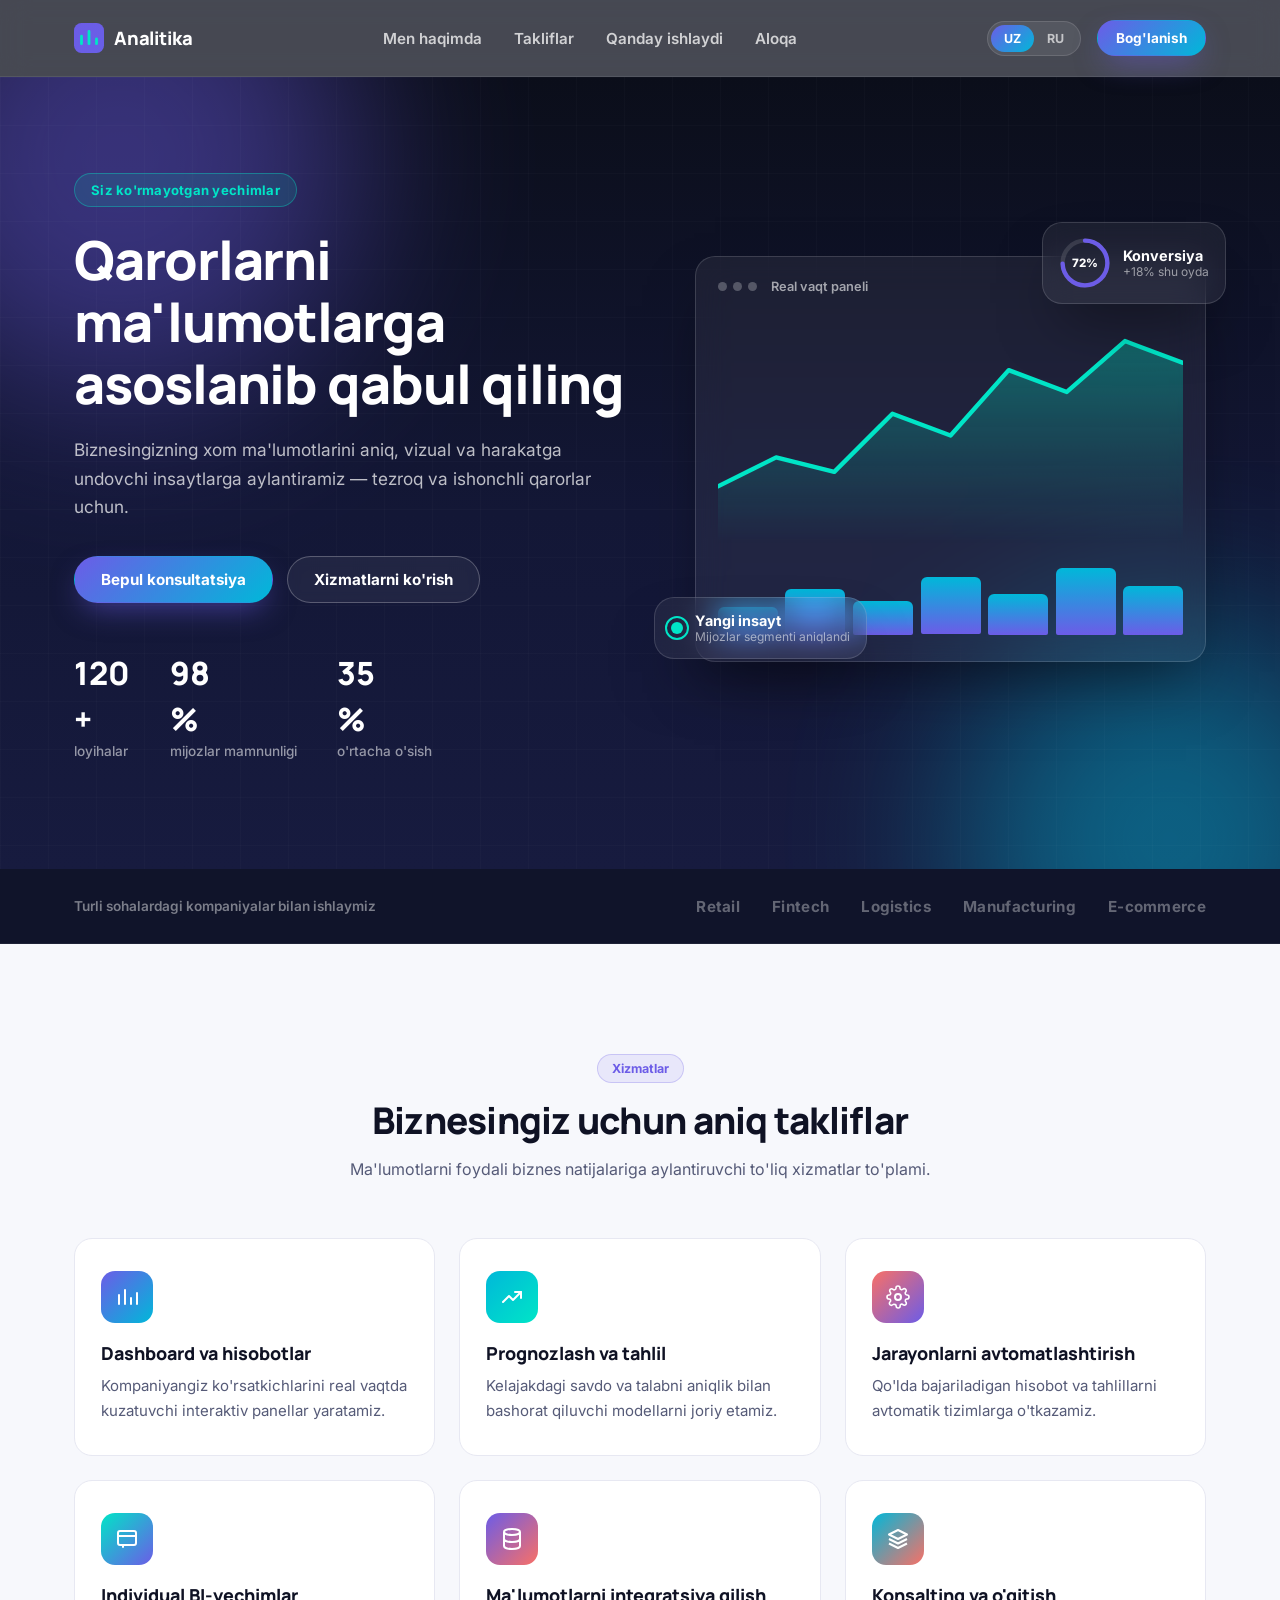
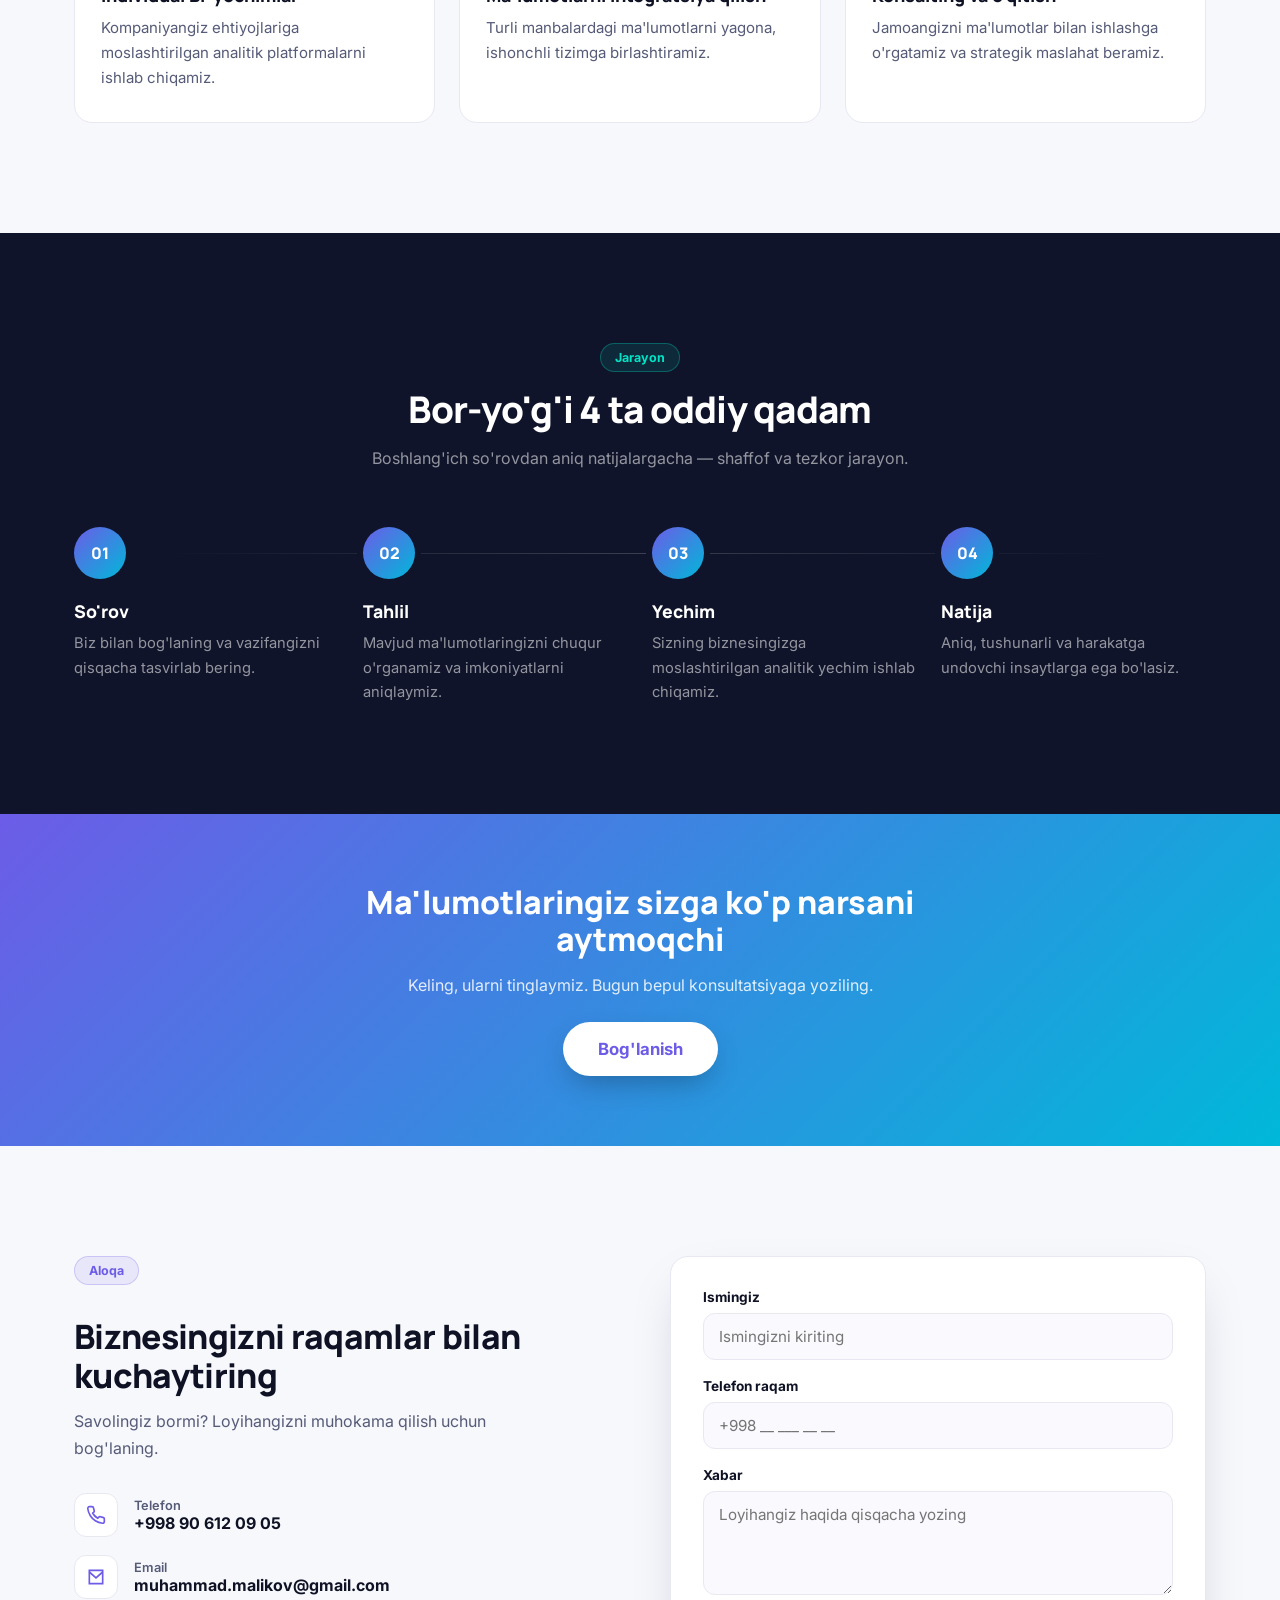
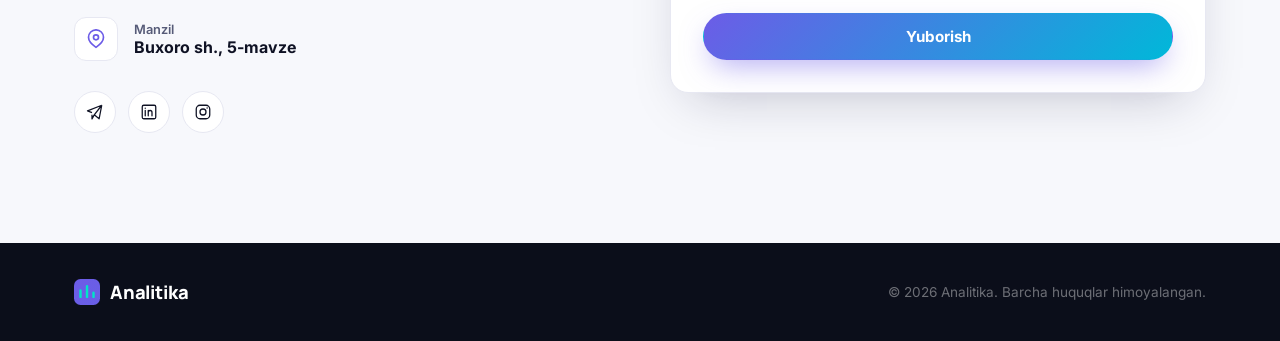
<file: index.html>
<!DOCTYPE html>
<html lang="uz">
<head>
<meta charset="UTF-8">
<meta name="viewport" content="width=device-width, initial-scale=1.0">
<title data-i18n="meta.title">Analitika biznes uchun</title>
<meta name="description" content="Ma'lumotlarga asoslangan qarorlar qabul qilish uchun biznes analitikasi" data-i18n-attr="content:meta.description">
<link rel="preconnect" href="https://fonts.googleapis.com">
<link rel="preconnect" href="https://fonts.gstatic.com" crossorigin>
<link href="https://fonts.googleapis.com/css2?family=Manrope:wght@400;500;600;700;800&family=Inter:wght@400;500;600&display=swap" rel="stylesheet">
<link rel="stylesheet" href="css/style.css?v=20260907">
<link rel="icon" href="data:image/svg+xml,%3Csvg xmlns='http://www.w3.org/2000/svg' viewBox='0 0 32 32'%3E%3Crect width='32' height='32' rx='7' fill='%236C5CE7'/%3E%3Cpath d='M8 22V14M16 22V9M24 22V17' stroke='%2300E5C7' stroke-width='3' stroke-linecap='round'/%3E%3C/svg%3E">
</head>
<body>

<a class="skip-link" href="#main" data-i18n="a11y.skip">Kontentga o'tish</a>

<header class="site-header" id="top">
  <div class="container header-inner">
    <a href="#top" class="brand">
      <span class="brand-mark" aria-hidden="true">
        <svg width="30" height="30" viewBox="0 0 32 32" fill="none"><rect width="32" height="32" rx="8" fill="url(#gLogo)"/><path d="M8 22V14M16 22V9M24 22V17" stroke="#00E5C7" stroke-width="3" stroke-linecap="round"/><defs><linearGradient id="gLogo" x1="0" y1="0" x2="32" y2="32"><stop stop-color="#6C5CE7"/><stop offset="1" stop-color="#00B8D9"/></linearGradient></defs></svg>
      </span>
      <span class="brand-name" data-i18n="brand.name">Analitika</span>
    </a>

    <nav class="main-nav" id="main-nav">
      <a href="about.html" data-i18n="nav.about">Men haqimda</a>
      <a href="#offers" data-i18n="nav.offers">Takliflar</a>
      <a href="#steps" data-i18n="nav.steps">Qanday ishlaydi</a>
      <a href="#contacts" data-i18n="nav.contacts">Aloqa</a>
    </nav>

    <div class="header-actions">
      <div class="lang-switch" role="group" aria-label="Til / Язык">
        <button type="button" class="lang-btn" data-lang="uz">UZ</button>
        <button type="button" class="lang-btn" data-lang="ru">RU</button>
      </div>
      <a href="#contacts" class="btn btn-primary btn-sm" data-i18n="nav.cta">Bog'lanish</a>
      <button class="nav-toggle" id="navToggle" aria-label="Menu" aria-expanded="false" aria-controls="main-nav">
        <span></span><span></span><span></span>
      </button>
    </div>
  </div>
</header>

<main id="main">
  <!-- HERO -->
  <section class="hero">
    <div class="hero-bg" aria-hidden="true">
      <div class="blob blob-1"></div>
      <div class="blob blob-2"></div>
      <svg class="grid-lines" width="100%" height="100%" aria-hidden="true">
        <defs>
          <pattern id="gridPattern" width="48" height="48" patternUnits="userSpaceOnUse">
            <path d="M 48 0 L 0 0 0 48" fill="none" stroke="rgba(255,255,255,0.06)" stroke-width="1"/>
          </pattern>
        </defs>
        <rect width="100%" height="100%" fill="url(#gridPattern)"/>
      </svg>
    </div>

    <div class="container hero-inner">
      <div class="hero-copy">
        <span class="eyebrow" data-i18n="hero.eyebrow">Siz ko'rmayotgan yechimlar</span>
        <h1 data-i18n="hero.title">Qarorlarni ma'lumotlarga asoslanib qabul qiling</h1>
        <p class="hero-sub" data-i18n="hero.subtitle">Biznesingizning xom ma'lumotlarini aniq, vizual va harakatga undovchi insaytlarga aylantiramiz — tezroq va ishonchli qarorlar uchun.</p>
        <div class="hero-cta">
          <a href="#contacts" class="btn btn-primary" data-i18n="hero.ctaPrimary">Bepul konsultatsiya</a>
          <a href="#offers" class="btn btn-ghost" data-i18n="hero.ctaSecondary">Xizmatlarni ko'rish</a>
        </div>
        <div class="hero-stats">
          <div class="stat">
            <span class="stat-num" data-count="120">0</span><span class="stat-suffix">+</span>
            <span class="stat-label" data-i18n="hero.stat1">loyihalar</span>
          </div>
          <div class="stat">
            <span class="stat-num" data-count="98">0</span><span class="stat-suffix">%</span>
            <span class="stat-label" data-i18n="hero.stat2">mijozlar mamnunligi</span>
          </div>
          <div class="stat">
            <span class="stat-num" data-count="35">0</span><span class="stat-suffix">%</span>
            <span class="stat-label" data-i18n="hero.stat3">o'rtacha o'sish</span>
          </div>
        </div>
      </div>

      <div class="hero-visual" aria-hidden="true">
        <div class="viz-card viz-main">
          <div class="viz-head">
            <span class="dot"></span><span class="dot"></span><span class="dot"></span>
            <span class="viz-title" data-i18n="hero.vizTitle">Real vaqt paneli</span>
          </div>
          <div class="viz-chart">
            <svg viewBox="0 0 320 160" class="line-chart">
              <polyline points="0,120 40,100 80,110 120,70 160,85 200,40 240,55 280,20 320,35" fill="none" stroke="#00E5C7" stroke-width="3" stroke-linecap="round" stroke-linejoin="round" class="chart-line"/>
              <polygon points="0,120 40,100 80,110 120,70 160,85 200,40 240,55 280,20 320,35 320,160 0,160" fill="url(#areaFill)" class="chart-area"/>
              <defs>
                <linearGradient id="areaFill" x1="0" y1="0" x2="0" y2="1">
                  <stop offset="0" stop-color="#00E5C7" stop-opacity="0.35"/>
                  <stop offset="1" stop-color="#00E5C7" stop-opacity="0"/>
                </linearGradient>
              </defs>
            </svg>
          </div>
          <div class="viz-bars">
            <span style="--h:40%"></span>
            <span style="--h:65%"></span>
            <span style="--h:48%"></span>
            <span style="--h:82%"></span>
            <span style="--h:58%"></span>
            <span style="--h:95%"></span>
            <span style="--h:70%"></span>
          </div>
        </div>

        <div class="viz-card viz-float viz-float-1">
          <div class="donut">
            <svg viewBox="0 0 36 36" class="donut-svg">
              <circle cx="18" cy="18" r="15.5" fill="none" stroke="rgba(255,255,255,0.12)" stroke-width="3"></circle>
              <circle cx="18" cy="18" r="15.5" fill="none" stroke="#6C5CE7" stroke-width="3" stroke-dasharray="72 100" stroke-linecap="round" class="donut-arc"></circle>
            </svg>
            <span class="donut-num">72%</span>
          </div>
          <div class="viz-float-text">
            <strong data-i18n="hero.card1Title">Konversiya</strong>
            <small data-i18n="hero.card1Sub">+18% shu oyda</small>
          </div>
        </div>

        <div class="viz-card viz-float viz-float-2">
          <span class="pulse-dot" aria-hidden="true"></span>
          <div class="viz-float-text">
            <strong data-i18n="hero.card2Title">Yangi insayt</strong>
            <small data-i18n="hero.card2Sub">Mijozlar segmenti aniqlandi</small>
          </div>
        </div>
      </div>
    </div>
  </section>

  <!-- LOGOS / TRUST STRIP -->
  <section class="trust-strip">
    <div class="container trust-inner">
      <p data-i18n="trust.text">Turli sohalardagi kompaniyalar bilan ishlaymiz</p>
      <div class="trust-icons" aria-hidden="true">
        <span>Retail</span><span>Fintech</span><span>Logistics</span><span>Manufacturing</span><span>E-commerce</span>
      </div>
    </div>
  </section>

  <!-- OFFERS -->
  <section class="offers" id="offers">
    <div class="container">
      <div class="section-head">
        <span class="section-tag" data-i18n="offers.tag">Xizmatlar</span>
        <h2 data-i18n="offers.title">Biznesingiz uchun aniq takliflar</h2>
        <p data-i18n="offers.subtitle">Ma'lumotlarni foydali biznes natijalariga aylantiruvchi to'liq xizmatlar to'plami.</p>
      </div>

      <div class="offers-grid">
        <article class="offer-card">
          <div class="offer-icon" style="--c1:#6C5CE7;--c2:#00B8D9">
            <svg viewBox="0 0 24 24" fill="none"><path d="M4 19V10M10 19V5M16 19V13M22 19V8" stroke="currentColor" stroke-width="2" stroke-linecap="round"/></svg>
          </div>
          <h3 data-i18n="offers.card1.title">Dashboard va hisobotlar</h3>
          <p data-i18n="offers.card1.text">Kompaniyangiz ko'rsatkichlarini real vaqtda kuzatuvchi interaktiv panellar yaratamiz.</p>
        </article>

        <article class="offer-card">
          <div class="offer-icon" style="--c1:#00B8D9;--c2:#00E5C7">
            <svg viewBox="0 0 24 24" fill="none"><path d="M3 17l6-6 4 4 8-8" stroke="currentColor" stroke-width="2" stroke-linecap="round" stroke-linejoin="round"/><path d="M15 7h6v6" stroke="currentColor" stroke-width="2" stroke-linecap="round" stroke-linejoin="round"/></svg>
          </div>
          <h3 data-i18n="offers.card2.title">Prognozlash va tahlil</h3>
          <p data-i18n="offers.card2.text">Kelajakdagi savdo va talabni aniqlik bilan bashorat qiluvchi modellarni joriy etamiz.</p>
        </article>

        <article class="offer-card">
          <div class="offer-icon" style="--c1:#F97066;--c2:#6C5CE7">
            <svg viewBox="0 0 24 24" fill="none"><circle cx="12" cy="12" r="3" stroke="currentColor" stroke-width="2"/><path d="M19.4 15a1.6 1.6 0 00.32 1.77l.06.06a2 2 0 11-2.83 2.83l-.06-.06a1.6 1.6 0 00-1.77-.32 1.6 1.6 0 00-.97 1.46V21a2 2 0 11-4 0v-.09A1.6 1.6 0 008.6 19.4a1.6 1.6 0 00-1.77.32l-.06.06a2 2 0 11-2.83-2.83l.06-.06A1.6 1.6 0 004.6 15a1.6 1.6 0 00-1.46-.97H3a2 2 0 110-4h.09A1.6 1.6 0 004.6 9a1.6 1.6 0 00-.32-1.77l-.06-.06a2 2 0 112.83-2.83l.06.06A1.6 1.6 0 009 4.6a1.6 1.6 0 00.97-1.46V3a2 2 0 114 0v.09A1.6 1.6 0 0015 4.6a1.6 1.6 0 001.77-.32l.06-.06a2 2 0 112.83 2.83l-.06.06A1.6 1.6 0 0019.4 9a1.6 1.6 0 001.46.97H21a2 2 0 110 4h-.09a1.6 1.6 0 00-1.46.97z" stroke="currentColor" stroke-width="1.6"/></svg>
          </div>
          <h3 data-i18n="offers.card3.title">Jarayonlarni avtomatlashtirish</h3>
          <p data-i18n="offers.card3.text">Qo'lda bajariladigan hisobot va tahlillarni avtomatik tizimlarga o'tkazamiz.</p>
        </article>

        <article class="offer-card">
          <div class="offer-icon" style="--c1:#00E5C7;--c2:#6C5CE7">
            <svg viewBox="0 0 24 24" fill="none"><rect x="3" y="4" width="18" height="14" rx="2" stroke="currentColor" stroke-width="2"/><path d="M3 9h18M8 4v0M8 20v-2" stroke="currentColor" stroke-width="2" stroke-linecap="round"/></svg>
          </div>
          <h3 data-i18n="offers.card4.title">Individual BI-yechimlar</h3>
          <p data-i18n="offers.card4.text">Kompaniyangiz ehtiyojlariga moslashtirilgan analitik platformalarni ishlab chiqamiz.</p>
        </article>

        <article class="offer-card">
          <div class="offer-icon" style="--c1:#6C5CE7;--c2:#F97066">
            <svg viewBox="0 0 24 24" fill="none"><ellipse cx="12" cy="5" rx="8" ry="3" stroke="currentColor" stroke-width="2"/><path d="M4 5v14c0 1.66 3.58 3 8 3s8-1.34 8-3V5M4 12c0 1.66 3.58 3 8 3s8-1.34 8-3" stroke="currentColor" stroke-width="2"/></svg>
          </div>
          <h3 data-i18n="offers.card5.title">Ma'lumotlarni integratsiya qilish</h3>
          <p data-i18n="offers.card5.text">Turli manbalardagi ma'lumotlarni yagona, ishonchli tizimga birlashtiramiz.</p>
        </article>

        <article class="offer-card">
          <div class="offer-icon" style="--c1:#00B8D9;--c2:#F97066">
            <svg viewBox="0 0 24 24" fill="none"><path d="M12 3l9 4.5-9 4.5-9-4.5L12 3z" stroke="currentColor" stroke-width="2" stroke-linejoin="round"/><path d="M3 12l9 4.5 9-4.5M3 16.5l9 4.5 9-4.5" stroke="currentColor" stroke-width="2" stroke-linejoin="round"/></svg>
          </div>
          <h3 data-i18n="offers.card6.title">Konsalting va o'qitish</h3>
          <p data-i18n="offers.card6.text">Jamoangizni ma'lumotlar bilan ishlashga o'rgatamiz va strategik maslahat beramiz.</p>
        </article>
      </div>
    </div>
  </section>

  <!-- STEPS -->
  <section class="steps" id="steps">
    <div class="container">
      <div class="section-head">
        <span class="section-tag" data-i18n="steps.tag">Jarayon</span>
        <h2 data-i18n="steps.title">Bor-yo'g'i 4 ta oddiy qadam</h2>
        <p data-i18n="steps.subtitle">Boshlang'ich so'rovdan aniq natijalargacha — shaffof va tezkor jarayon.</p>
      </div>

      <div class="steps-track">
        <div class="step-item">
          <div class="step-num">01</div>
          <h3 data-i18n="steps.s1.title">So'rov</h3>
          <p data-i18n="steps.s1.text">Biz bilan bog'laning va vazifangizni qisqacha tasvirlab bering.</p>
        </div>
        <div class="step-item">
          <div class="step-num">02</div>
          <h3 data-i18n="steps.s2.title">Tahlil</h3>
          <p data-i18n="steps.s2.text">Mavjud ma'lumotlaringizni chuqur o'rganamiz va imkoniyatlarni aniqlaymiz.</p>
        </div>
        <div class="step-item">
          <div class="step-num">03</div>
          <h3 data-i18n="steps.s3.title">Yechim</h3>
          <p data-i18n="steps.s3.text">Sizning biznesingizga moslashtirilgan analitik yechim ishlab chiqamiz.</p>
        </div>
        <div class="step-item">
          <div class="step-num">04</div>
          <h3 data-i18n="steps.s4.title">Natija</h3>
          <p data-i18n="steps.s4.text">Aniq, tushunarli va harakatga undovchi insaytlarga ega bo'lasiz.</p>
        </div>
      </div>
    </div>
  </section>

  <!-- CTA BANNER -->
  <section class="cta-banner">
    <div class="container cta-banner-inner">
      <h2 data-i18n="ctaBanner.title">Ma'lumotlaringiz sizga ko'p narsani aytmoqchi</h2>
      <p data-i18n="ctaBanner.text">Keling, ularni tinglaymiz. Bugun bepul konsultatsiyaga yoziling.</p>
      <a href="#contacts" class="btn btn-primary btn-lg" data-i18n="ctaBanner.cta">Bog'lanish</a>
    </div>
  </section>

  <!-- CONTACTS -->
  <section class="contacts" id="contacts">
    <div class="container contacts-inner">
      <div class="contacts-info">
        <span class="section-tag" data-i18n="contacts.tag">Aloqa</span>
        <h2 data-i18n="contacts.title">Biznesingizni raqamlar bilan kuchaytiring</h2>
        <p data-i18n="contacts.subtitle">Savolingiz bormi? Loyihangizni muhokama qilish uchun bog'laning.</p>

        <ul class="contact-list">
          <li>
            <span class="contact-icon" aria-hidden="true"><svg viewBox="0 0 24 24" fill="none"><path d="M22 16.92v3a2 2 0 01-2.18 2 19.8 19.8 0 01-8.63-3.07 19.5 19.5 0 01-6-6 19.8 19.8 0 01-3.07-8.67A2 2 0 014.11 2h3a2 2 0 012 1.72c.127.96.362 1.903.7 2.81a2 2 0 01-.45 2.11L8.09 9.91a16 16 0 006 6l1.27-1.27a2 2 0 012.11-.45c.907.338 1.85.573 2.81.7A2 2 0 0122 16.92z" stroke="currentColor" stroke-width="2"/></svg></span>
            <div><strong data-i18n="contacts.phoneLabel">Telefon</strong><a href="tel:+998901234567">+998 90 612 09 05</a></div>
          </li>
          <li>
            <span class="contact-icon" aria-hidden="true"><svg viewBox="0 0 24 24" fill="none"><path d="M4 4h16v16H4V4z" stroke="currentColor" stroke-width="2"/><path d="M4 6l8 7 8-7" stroke="currentColor" stroke-width="2"/></svg></span>
            <div><strong data-i18n="contacts.emailLabel">Email</strong><a href="mailto:info@analitika.uz">muhammad.malikov@gmail.com</a></div>
          </li>
          <li>
            <span class="contact-icon" aria-hidden="true"><svg viewBox="0 0 24 24" fill="none"><path d="M21 10c0 6-9 12-9 12s-9-6-9-12a9 9 0 1118 0z" stroke="currentColor" stroke-width="2"/><circle cx="12" cy="10" r="3" stroke="currentColor" stroke-width="2"/></svg></span>
            <div><strong data-i18n="contacts.addressLabel">Manzil</strong><span data-i18n="contacts.addressValue">Buxoro sh., 5-mkr.</span></div>
          </li>
        </ul>

        <div class="social-row">
          <a href="https://t.me/mmalikovuz" aria-label="Telegram" class="social-btn" target="_blank">
            <svg viewBox="0 0 24 24" fill="none"><path d="M21 3L2 10.5l6 2.3M21 3l-3.5 18L11 15.8M21 3L11 15.8m0 0l-3 5.4v-5.4" stroke="currentColor" stroke-width="1.7" stroke-linejoin="round"/></svg>
          </a>
          <a href="https://www.linkedin.com/in/muhammad-malikov-602100365/" aria-label="LinkedIn" class="social-btn" target="_blank">
            <svg viewBox="0 0 24 24" fill="none"><rect x="3" y="3" width="18" height="18" rx="2" stroke="currentColor" stroke-width="1.7"/><path d="M7 10v7M7 7v.01M11 17v-4.5c0-1.5 1-2.5 2.5-2.5S16 11 16 12.5V17M11 10v7" stroke="currentColor" stroke-width="1.7" stroke-linecap="round"/></svg>
          </a>
          <a href="https://www.instagram.com/malikovuz/" aria-label="Instagram" class="social-btn" target="_blank">
            <svg viewBox="0 0 24 24" fill="none"><rect x="3" y="3" width="18" height="18" rx="5" stroke="currentColor" stroke-width="1.7"/><circle cx="12" cy="12" r="4" stroke="currentColor" stroke-width="1.7"/><circle cx="17.5" cy="6.5" r="1" fill="currentColor"/></svg>
          </a>
        </div>
      </div>

      <form class="contact-form" id="contactForm" novalidate data-endpoint="https://malikov-contact-form.muhammad-malikov.workers.dev">
        <div class="form-row">
          <label for="name" data-i18n="form.nameLabel">Ismingiz</label>
          <input type="text" id="name" name="name" required data-i18n-attr="placeholder:form.namePlaceholder" placeholder="Ismingizni kiriting">
        </div>
        <div class="form-row">
          <label for="phone" data-i18n="form.phoneLabel">Telefon raqam</label>
          <input type="tel" id="phone" name="phone" required data-i18n-attr="placeholder:form.phonePlaceholder" placeholder="+998 __ ___ __ __">
        </div>
        <div class="form-row">
          <label for="message" data-i18n="form.messageLabel">Xabar</label>
          <textarea id="message" name="message" rows="4" data-i18n-attr="placeholder:form.messagePlaceholder" placeholder="Loyihangiz haqida qisqacha yozing"></textarea>
        </div>
        <button type="submit" class="btn btn-primary btn-block" id="formSubmit" data-i18n="form.submit">Yuborish</button>
        <p class="form-success" id="formSuccess" data-i18n="form.success">Rahmat! Tez orada siz bilan bog'lanamiz.</p>
        <p class="form-error" id="formError" data-i18n="form.error">Xatolik yuz berdi. Iltimos, keyinroq qayta urinib ko'ring yoki bevosita bog'laning.</p>
      </form>
    </div>
  </section>
</main>

<footer class="site-footer">
  <div class="container footer-inner">
    <a href="#top" class="brand brand-footer">
      <span class="brand-mark" aria-hidden="true">
        <svg width="26" height="26" viewBox="0 0 32 32" fill="none"><rect width="32" height="32" rx="8" fill="url(#gLogo2)"/><path d="M8 22V14M16 22V9M24 22V17" stroke="#00E5C7" stroke-width="3" stroke-linecap="round"/><defs><linearGradient id="gLogo2" x1="0" y1="0" x2="32" y2="32"><stop stop-color="#6C5CE7"/><stop offset="1" stop-color="#00B8D9"/></linearGradient></defs></svg>
      </span>
      <span class="brand-name" data-i18n="brand.name">Analitika</span>
    </a>
    <p class="footer-copy" data-i18n="footer.copy">&copy; 2026 Analitika. Barcha huquqlar himoyalangan.</p>
  </div>
</footer>

<script src="js/script.js?v=20260907"></script>
</body>
</html>
</file>
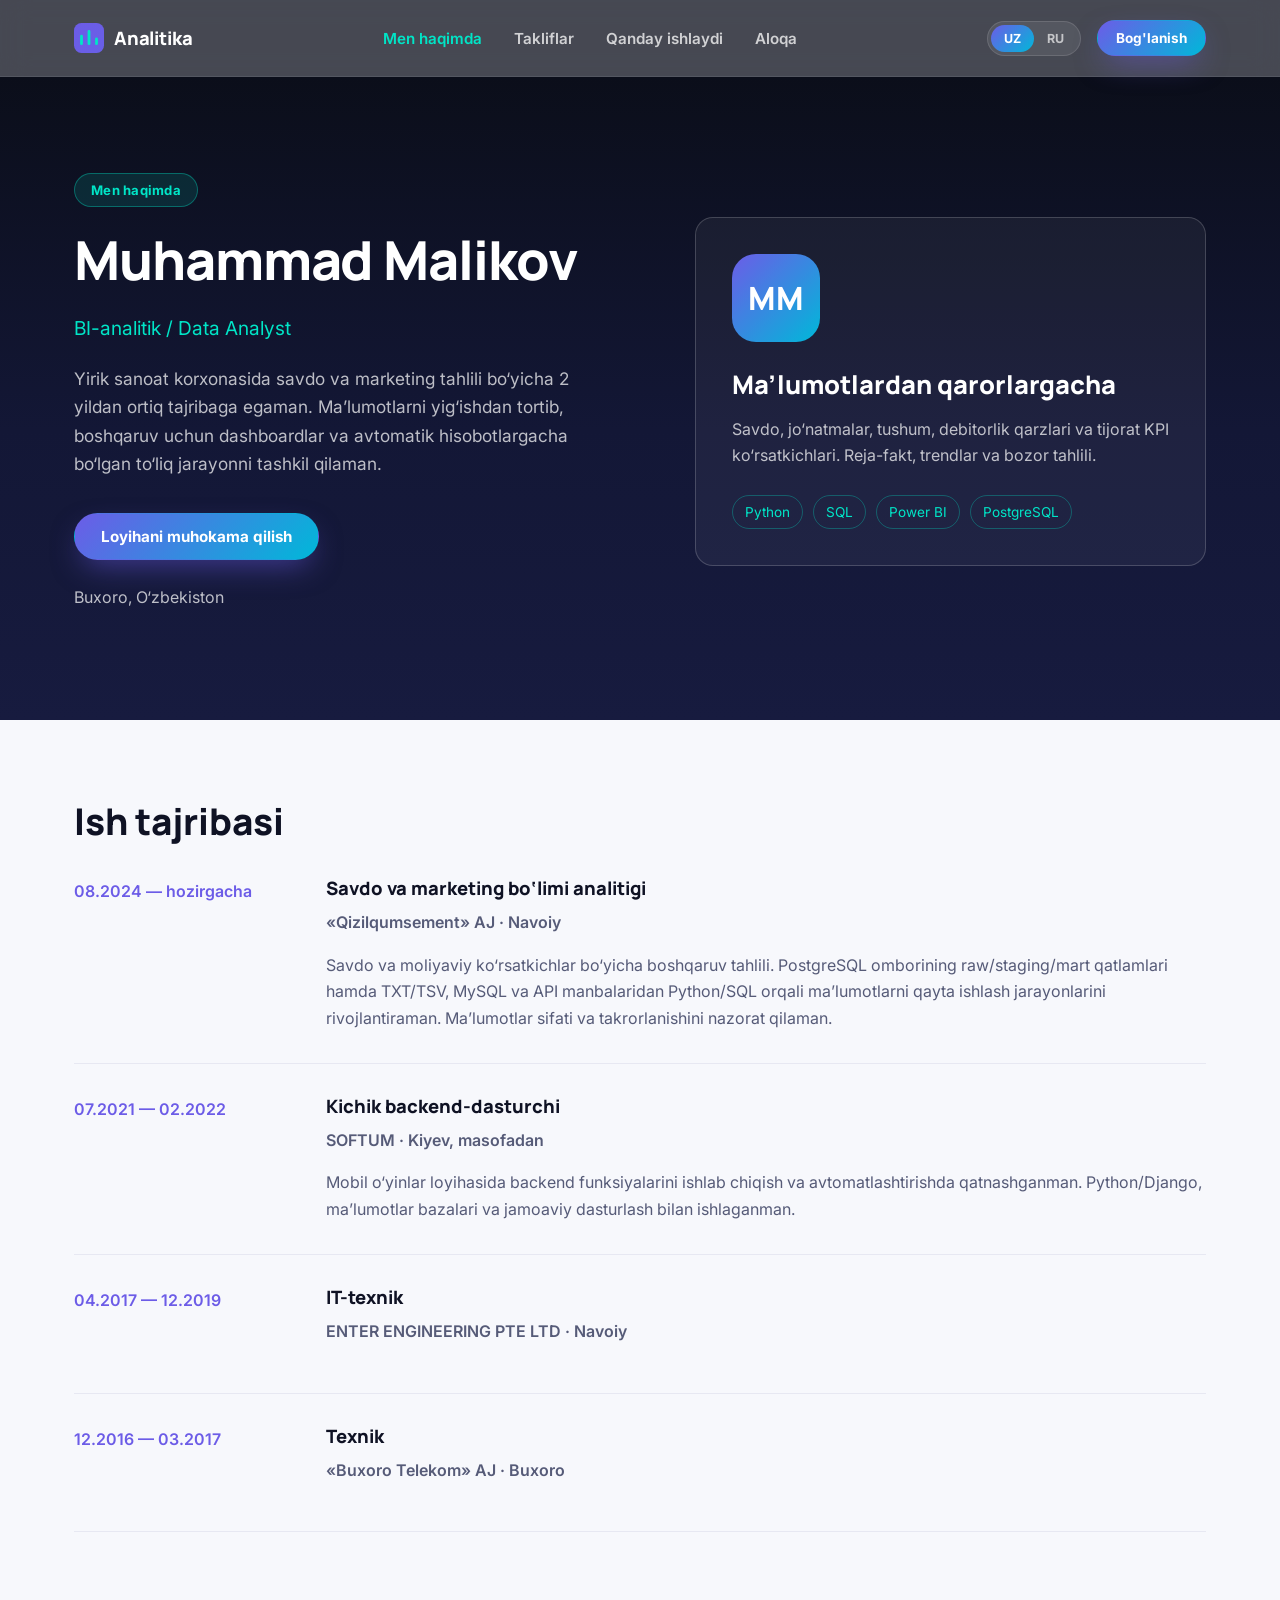
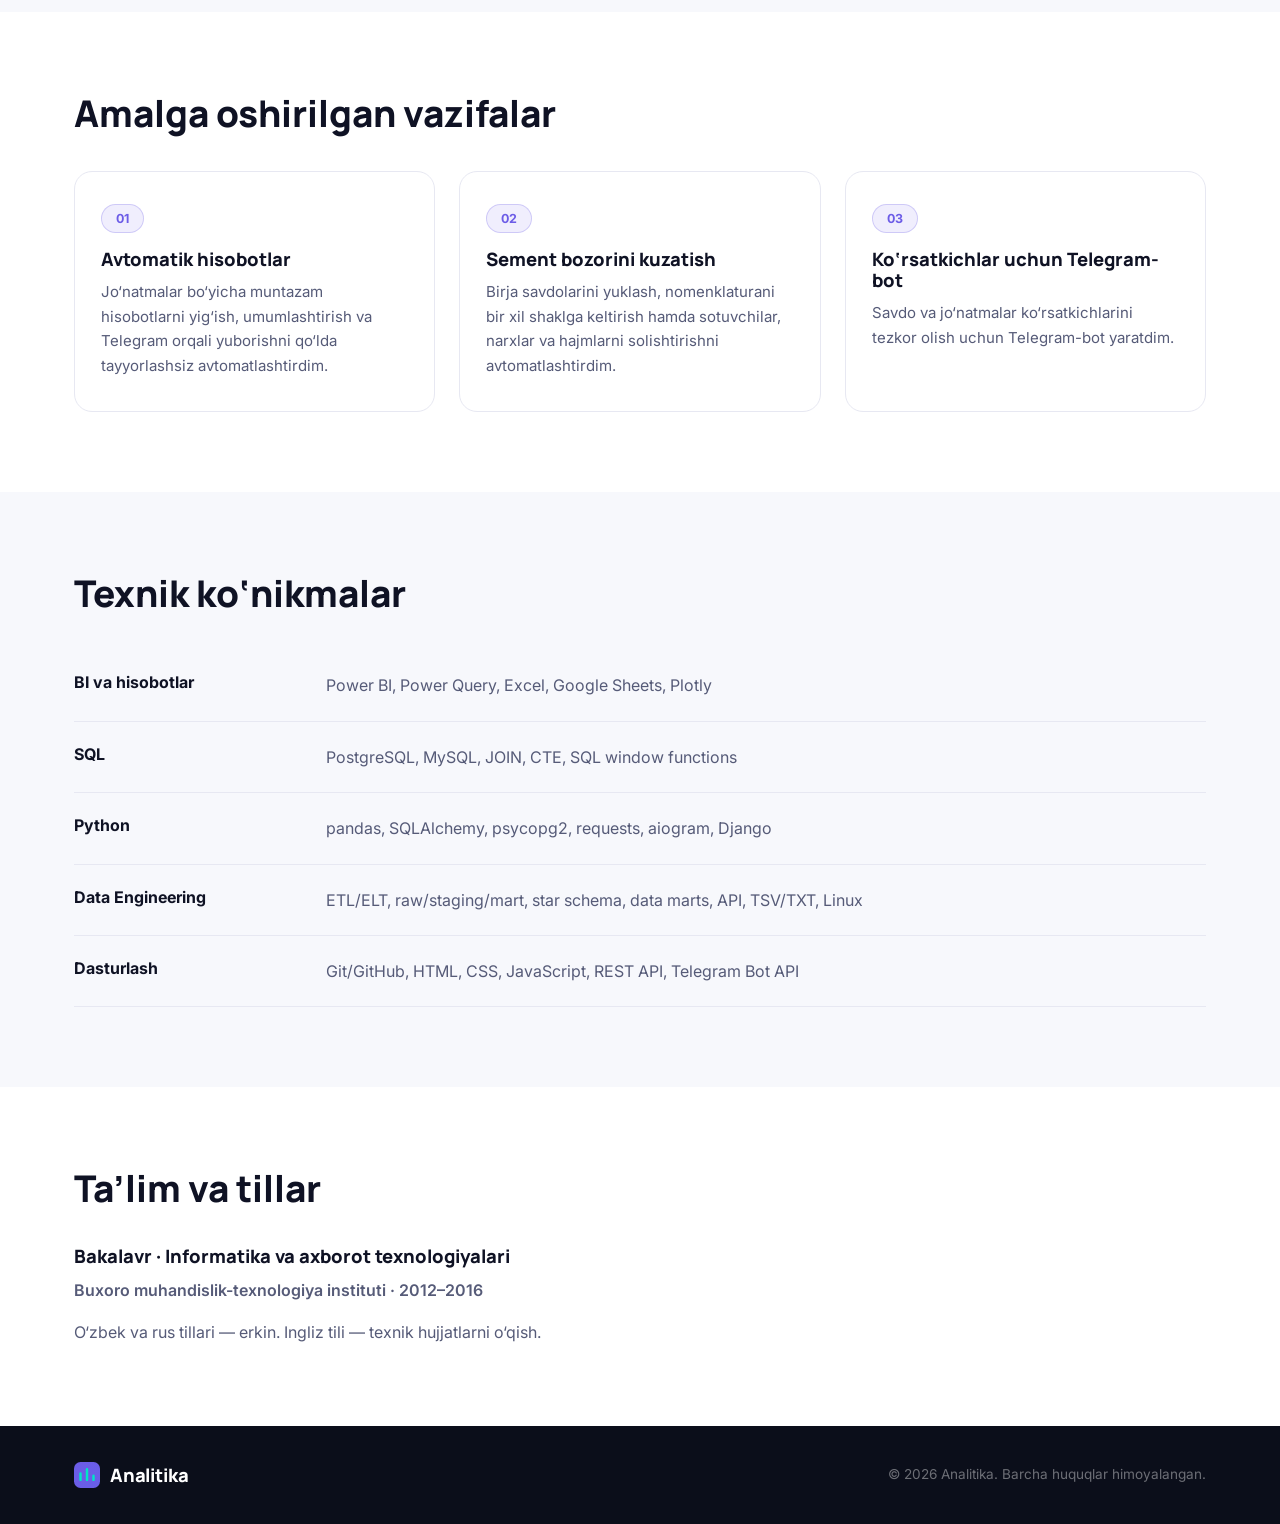
<file: about.html>
<!DOCTYPE html>
<html lang="uz">
<head>
<meta charset="UTF-8">
<meta name="viewport" content="width=device-width, initial-scale=1.0">
<title data-i18n="about.metaTitle">Muhammad Malikov — men haqimda | Analitika</title>
<meta name="description" content="Muhammad Malikov: BI va ma’lumotlar tahlili, Python, SQL, Power BI. Ish tajribasi, loyihalar va ko‘nikmalar." data-i18n-attr="content:about.metaDescription">
<link rel="preconnect" href="https://fonts.googleapis.com">
<link rel="preconnect" href="https://fonts.gstatic.com" crossorigin>
<link href="https://fonts.googleapis.com/css2?family=Manrope:wght@400;500;600;700;800&family=Inter:wght@400;500;600&display=swap" rel="stylesheet">
<link rel="stylesheet" href="css/style.css?v=20260907">
<link rel="icon" href="data:image/svg+xml,%3Csvg xmlns='http://www.w3.org/2000/svg' viewBox='0 0 32 32'%3E%3Crect width='32' height='32' rx='7' fill='%236C5CE7'/%3E%3Cpath d='M8 22V14M16 22V9M24 22V17' stroke='%2300E5C7' stroke-width='3' stroke-linecap='round'/%3E%3C/svg%3E">
</head>
<body>

<a class="skip-link" href="#main" data-i18n="a11y.skip">Kontentga o'tish</a>

<header class="site-header" id="top">
  <div class="container header-inner">
    <a href="index.html" class="brand">
      <span class="brand-mark" aria-hidden="true">
        <svg width="30" height="30" viewBox="0 0 32 32" fill="none"><rect width="32" height="32" rx="8" fill="url(#gLogo)"/><path d="M8 22V14M16 22V9M24 22V17" stroke="#00E5C7" stroke-width="3" stroke-linecap="round"/><defs><linearGradient id="gLogo" x1="0" y1="0" x2="32" y2="32"><stop stop-color="#6C5CE7"/><stop offset="1" stop-color="#00B8D9"/></linearGradient></defs></svg>
      </span>
      <span class="brand-name" data-i18n="brand.name">Analitika</span>
    </a>

    <nav class="main-nav" id="main-nav">
      <a href="about.html" aria-current="page" data-i18n="nav.about">Men haqimda</a>
      <a href="index.html#offers" data-i18n="nav.offers">Takliflar</a>
      <a href="index.html#steps" data-i18n="nav.steps">Qanday ishlaydi</a>
      <a href="index.html#contacts" data-i18n="nav.contacts">Aloqa</a>
    </nav>

    <div class="header-actions">
      <div class="lang-switch" role="group" aria-label="Til / Язык">
        <button type="button" class="lang-btn" data-lang="uz">UZ</button>
        <button type="button" class="lang-btn" data-lang="ru">RU</button>
      </div>
      <a href="index.html#contacts" class="btn btn-primary btn-sm" data-i18n="nav.cta">Bog'lanish</a>
      <button class="nav-toggle" id="navToggle" aria-label="Menu" aria-expanded="false" aria-controls="main-nav">
        <span></span><span></span><span></span>
      </button>
    </div>
  </div>
</header>

<main id="main" class="about-page">
  <section class="hero about-hero">
    <div class="container hero-inner">
      <div class="hero-copy">
        <span class="eyebrow" data-i18n="nav.about">Men haqimda</span>
        <h1 data-i18n="about.name">Muhammad Malikov</h1>
        <p class="about-role" data-i18n="about.role">BI-analitik / Data Analyst</p>
        <p class="hero-sub" data-i18n="about.intro">Yirik sanoat korxonasida savdo va marketing tahlili bo‘yicha 2 yildan ortiq tajribaga egaman. Ma’lumotlarni yig‘ishdan tortib, boshqaruv uchun dashboardlar va avtomatik hisobotlargacha bo‘lgan to‘liq jarayonni tashkil qilaman.</p>
        <div class="hero-cta"><a href="index.html#contacts" class="btn btn-primary" data-i18n="about.contact">Loyihani muhokama qilish</a></div>
        <p class="about-location" data-i18n="about.location">Buxoro, O‘zbekiston</p>
      </div>
      <aside class="about-summary">
        <span class="about-monogram" aria-hidden="true">MM</span>
        <h2 data-i18n="about.focus">Ma’lumotlardan qarorlargacha</h2>
        <p data-i18n="about.focusText">Savdo, jo‘natmalar, tushum, debitorlik qarzlari va tijorat KPI ko‘rsatkichlari. Reja-fakt, trendlar va bozor tahlili.</p>
        <ul class="about-tags"><li>Python</li><li>SQL</li><li>Power BI</li><li>PostgreSQL</li></ul>
      </aside>
    </div>
  </section>
  <section class="about-section">
    <div class="container">
      <h2 data-i18n="about.experience">Ish tajribasi</h2>
      <div class="about-timeline">
        <article class="about-job">
          <p class="about-date" data-i18n="about.current">08.2024 — hozirgacha</p>
          <div><h3 data-i18n="about.job1">Savdo va marketing bo‘limi analitigi</h3><p class="about-company" data-i18n="about.company1">«Qizilqumsement» AJ · Navoiy</p><p data-i18n="about.job1Text">Savdo va moliyaviy ko‘rsatkichlar bo‘yicha boshqaruv tahlili. PostgreSQL omborining raw/staging/mart qatlamlari hamda TXT/TSV, MySQL va API manbalaridan Python/SQL orqali ma’lumotlarni qayta ishlash jarayonlarini rivojlantiraman. Ma’lumotlar sifati va takrorlanishini nazorat qilaman.</p></div>
        </article>
        <article class="about-job">
          <p class="about-date">07.2021 — 02.2022</p>
          <div><h3 data-i18n="about.job2">Kichik backend-dasturchi</h3><p class="about-company" data-i18n="about.company2">SOFTUM · Kiyev, masofadan</p><p data-i18n="about.job2Text">Mobil o‘yinlar loyihasida backend funksiyalarini ishlab chiqish va avtomatlashtirishda qatnashganman. Python/Django, ma’lumotlar bazalari va jamoaviy dasturlash bilan ishlaganman.</p></div>
        </article>
        <article class="about-job">
          <p class="about-date">04.2017 — 12.2019</p>
          <div><h3 data-i18n="about.job3">IT-texnik</h3><p class="about-company" data-i18n="about.company3">ENTER ENGINEERING PTE LTD · Navoiy</p></div>
        </article>
        <article class="about-job">
          <p class="about-date">12.2016 — 03.2017</p>
          <div><h3 data-i18n="about.job4">Texnik</h3><p class="about-company" data-i18n="about.company4">«Buxoro Telekom» AJ · Buxoro</p></div>
        </article>
      </div>
    </div>
  </section>
  <section class="about-section about-tinted">
    <div class="container">
      <h2 data-i18n="about.projects">Amalga oshirilgan vazifalar</h2>
      <div class="offers-grid">
        <article class="offer-card"><span class="section-tag" aria-hidden="true">01</span><h3 data-i18n="about.project1">Avtomatik hisobotlar</h3><p data-i18n="about.project1Text">Jo‘natmalar bo‘yicha muntazam hisobotlarni yig‘ish, umumlashtirish va Telegram orqali yuborishni qo‘lda tayyorlashsiz avtomatlashtirdim.</p></article>
        <article class="offer-card"><span class="section-tag" aria-hidden="true">02</span><h3 data-i18n="about.project2">Sement bozorini kuzatish</h3><p data-i18n="about.project2Text">Birja savdolarini yuklash, nomenklaturani bir xil shaklga keltirish hamda sotuvchilar, narxlar va hajmlarni solishtirishni avtomatlashtirdim.</p></article>
        <article class="offer-card"><span class="section-tag" aria-hidden="true">03</span><h3 data-i18n="about.project3">Ko‘rsatkichlar uchun Telegram-bot</h3><p data-i18n="about.project3Text">Savdo va jo‘natmalar ko‘rsatkichlarini tezkor olish uchun Telegram-bot yaratdim.</p></article>
      </div>
    </div>
  </section>
  <section class="about-section">
    <div class="container">
      <h2 data-i18n="about.skills">Texnik ko‘nikmalar</h2>
      <dl class="about-skills">
        <div><dt data-i18n="about.bi">BI va hisobotlar</dt><dd>Power BI, Power Query, Excel, Google Sheets, Plotly</dd></div>
        <div><dt>SQL</dt><dd>PostgreSQL, MySQL, JOIN, CTE, SQL window functions</dd></div>
        <div><dt>Python</dt><dd>pandas, SQLAlchemy, psycopg2, requests, aiogram, Django</dd></div>
        <div><dt>Data Engineering</dt><dd>ETL/ELT, raw/staging/mart, star schema, data marts, API, TSV/TXT, Linux</dd></div>
        <div><dt data-i18n="about.dev">Dasturlash</dt><dd>Git/GitHub, HTML, CSS, JavaScript, REST API, Telegram Bot API</dd></div>
      </dl>
    </div>
  </section>
  <section class="about-section about-tinted">
    <div class="container">
      <h2 data-i18n="about.education">Ta’lim va tillar</h2>
      <h3 data-i18n="about.degree">Bakalavr · Informatika va axborot texnologiyalari</h3>
      <p class="about-company" data-i18n="about.school">Buxoro muhandislik-texnologiya instituti · 2012–2016</p>
      <p data-i18n="about.languages">O‘zbek va rus tillari — erkin. Ingliz tili — texnik hujjatlarni o‘qish.</p>
    </div>
  </section>
</main>

<footer class="site-footer">
  <div class="container footer-inner">
    <a href="index.html" class="brand brand-footer">
      <span class="brand-mark" aria-hidden="true">
        <svg width="26" height="26" viewBox="0 0 32 32" fill="none"><rect width="32" height="32" rx="8" fill="url(#gLogo2)"/><path d="M8 22V14M16 22V9M24 22V17" stroke="#00E5C7" stroke-width="3" stroke-linecap="round"/><defs><linearGradient id="gLogo2" x1="0" y1="0" x2="32" y2="32"><stop stop-color="#6C5CE7"/><stop offset="1" stop-color="#00B8D9"/></linearGradient></defs></svg>
      </span>
      <span class="brand-name" data-i18n="brand.name">Analitika</span>
    </a>
    <p class="footer-copy" data-i18n="footer.copy">&copy; 2026 Analitika. Barcha huquqlar himoyalangan.</p>
  </div>
</footer>

<script src="js/script.js?v=20260907"></script>
</body>
</html>
</file>
<file: css/style.css>
:root {
  --bg: #0b0e1a;
  --bg-alt: #f7f8fc;
  --ink: #0f1224;
  --ink-soft: #565b78;
  --white: #ffffff;
  --violet: #6c5ce7;
  --cyan: #00b8d9;
  --mint: #00e5c7;
  --coral: #f97066;
  --card: #ffffff;
  --border: #e7e8f2;
  --shadow: 0 20px 50px -20px rgba(20, 20, 60, 0.25);
  --radius: 18px;
  --grad-brand: linear-gradient(135deg, var(--violet), var(--cyan));
  --container: 1180px;
  font-size: 16px;
}

* { box-sizing: border-box; }
html { scroll-behavior: smooth; }
body {
  margin: 0;
  font-family: 'Inter', -apple-system, BlinkMacSystemFont, 'Segoe UI', sans-serif;
  color: var(--ink);
  background: var(--bg-alt);
  -webkit-font-smoothing: antialiased;
}
h1, h2, h3, .brand-name { font-family: 'Manrope', 'Inter', sans-serif; }
h1, h2, h3 { margin: 0; line-height: 1.15; font-weight: 800; }
p { margin: 0; color: var(--ink-soft); line-height: 1.65; }
a { color: inherit; text-decoration: none; }
img, svg { display: block; max-width: 100%; }
button { font-family: inherit; cursor: pointer; }

.container {
  max-width: var(--container);
  margin: 0 auto;
  padding: 0 24px;
}

.skip-link {
  position: absolute;
  left: -999px;
  top: 0;
  background: var(--violet);
  color: #fff;
  padding: 10px 16px;
  border-radius: 0 0 8px 0;
  z-index: 999;
}
.skip-link:focus { left: 0; }

/* Buttons */
.btn {
  display: inline-flex;
  align-items: center;
  justify-content: center;
  gap: 8px;
  padding: 13px 26px;
  border-radius: 999px;
  font-weight: 700;
  font-size: 0.95rem;
  border: 1px solid transparent;
  transition: transform 0.2s ease, box-shadow 0.2s ease, background 0.2s ease;
  white-space: nowrap;
}
.btn-primary {
  background: var(--grad-brand);
  color: #fff;
  box-shadow: 0 12px 30px -8px rgba(108, 92, 231, 0.55);
}
.btn-primary:hover { transform: translateY(-2px); box-shadow: 0 16px 34px -6px rgba(108, 92, 231, 0.65); }
.btn-ghost {
  background: rgba(255, 255, 255, 0.06);
  color: #fff;
  border-color: rgba(255, 255, 255, 0.25);
  backdrop-filter: blur(6px);
}
.btn-ghost:hover { background: rgba(255, 255, 255, 0.14); transform: translateY(-2px); }
.btn-lg { padding: 16px 34px; font-size: 1.05rem; }
.btn-sm { padding: 9px 18px; font-size: 0.85rem; }
.btn-block { width: 100%; }

/* ===== Header ===== */
.site-header {
  position: sticky;
  top: 0;
  z-index: 100;
  background: rgba(11, 14, 26, 0.75);
  backdrop-filter: blur(14px);
  border-bottom: 1px solid rgba(255, 255, 255, 0.08);
}
.header-inner {
  display: flex;
  align-items: center;
  justify-content: space-between;
  gap: 24px;
  height: 76px;
}
.brand {
  display: flex;
  align-items: center;
  gap: 10px;
  flex-shrink: 0;
}
.brand-name {
  color: #fff;
  font-weight: 800;
  font-size: 1.15rem;
  letter-spacing: -0.01em;
}
.main-nav {
  display: flex;
  gap: 32px;
  flex: 1;
  justify-content: center;
}
.main-nav a {
  color: rgba(255, 255, 255, 0.75);
  font-weight: 600;
  font-size: 0.95rem;
  transition: color 0.2s ease;
  position: relative;
}
.main-nav a:hover { color: #fff; }

.header-actions {
  display: flex;
  align-items: center;
  gap: 16px;
}
.lang-switch {
  display: flex;
  background: rgba(255, 255, 255, 0.08);
  border: 1px solid rgba(255, 255, 255, 0.12);
  border-radius: 999px;
  padding: 3px;
}
.lang-btn {
  border: none;
  background: transparent;
  color: rgba(255, 255, 255, 0.65);
  font-weight: 700;
  font-size: 0.78rem;
  padding: 6px 13px;
  border-radius: 999px;
  transition: background 0.2s ease, color 0.2s ease;
}
.lang-btn.active {
  background: var(--grad-brand);
  color: #fff;
}

.nav-toggle {
  display: none;
  flex-direction: column;
  justify-content: center;
  gap: 5px;
  width: 40px;
  height: 40px;
  background: transparent;
  border: 1px solid rgba(255, 255, 255, 0.2);
  border-radius: 10px;
}
.nav-toggle span {
  display: block;
  width: 18px;
  height: 2px;
  margin: 0 auto;
  background: #fff;
  transition: transform 0.25s ease, opacity 0.25s ease;
}
.nav-toggle.open span:nth-child(1) { transform: translateY(7px) rotate(45deg); }
.nav-toggle.open span:nth-child(2) { opacity: 0; }
.nav-toggle.open span:nth-child(3) { transform: translateY(-7px) rotate(-45deg); }

/* ===== Hero ===== */
.hero {
  position: relative;
  background: linear-gradient(180deg, #0b0e1a 0%, #131736 55%, #171b3f 100%);
  overflow: hidden;
  padding: 96px 0 110px;
}
.hero-bg { position: absolute; inset: 0; z-index: 0; }
.grid-lines { position: absolute; inset: 0; opacity: 0.6; }
.blob {
  position: absolute;
  border-radius: 50%;
  filter: blur(90px);
  opacity: 0.45;
}
.blob-1 {
  width: 480px; height: 480px;
  background: var(--violet);
  top: -160px; left: -120px;
  animation: float1 14s ease-in-out infinite;
}
.blob-2 {
  width: 420px; height: 420px;
  background: var(--cyan);
  bottom: -180px; right: -100px;
  animation: float2 16s ease-in-out infinite;
}
@keyframes float1 {
  0%, 100% { transform: translate(0, 0); }
  50% { transform: translate(40px, 30px); }
}
@keyframes float2 {
  0%, 100% { transform: translate(0, 0); }
  50% { transform: translate(-30px, -40px); }
}

.hero-inner {
  position: relative;
  z-index: 1;
  display: grid;
  grid-template-columns: 1.05fr 0.95fr;
  gap: 56px;
  align-items: center;
}

.eyebrow {
  display: inline-block;
  padding: 8px 16px;
  border-radius: 999px;
  background: rgba(0, 229, 199, 0.12);
  border: 1px solid rgba(0, 229, 199, 0.35);
  color: var(--mint);
  font-weight: 700;
  font-size: 0.82rem;
  letter-spacing: 0.02em;
  margin-bottom: 22px;
}
.hero-copy h1 {
  color: #fff;
  font-size: clamp(2.2rem, 4.2vw, 3.4rem);
  letter-spacing: -0.02em;
  margin-bottom: 22px;
}
.hero-sub {
  color: rgba(255, 255, 255, 0.72);
  font-size: 1.08rem;
  max-width: 520px;
  margin-bottom: 34px;
}
.hero-cta {
  display: flex;
  gap: 14px;
  flex-wrap: wrap;
  margin-bottom: 48px;
}
.hero-stats {
  display: flex;
  gap: 40px;
  flex-wrap: wrap;
}
.stat {
  display: flex;
  flex-direction: column;
  gap: 2px;
}
.stat-num, .stat-suffix {
  display: inline-block;
  color: #fff;
  font-family: 'Manrope', sans-serif;
  font-weight: 800;
  font-size: 2rem;
}
.stat-label {
  color: rgba(255, 255, 255, 0.55);
  font-size: 0.85rem;
  font-weight: 500;
}

/* Hero visual */
.hero-visual {
  position: relative;
  min-height: 420px;
}
.viz-card {
  background: rgba(255, 255, 255, 0.06);
  border: 1px solid rgba(255, 255, 255, 0.14);
  border-radius: 20px;
  backdrop-filter: blur(16px);
  box-shadow: 0 30px 60px -20px rgba(0, 0, 0, 0.5);
}
.viz-main {
  padding: 22px 22px 26px;
}
.viz-head {
  display: flex;
  align-items: center;
  gap: 6px;
  margin-bottom: 18px;
}
.viz-head .dot {
  width: 9px; height: 9px;
  border-radius: 50%;
  background: rgba(255, 255, 255, 0.25);
}
.viz-title {
  margin-left: 8px;
  color: rgba(255, 255, 255, 0.6);
  font-size: 0.8rem;
  font-weight: 600;
}
.viz-chart { margin-bottom: 20px; }
.chart-line {
  stroke-dasharray: 700;
  stroke-dashoffset: 700;
  animation: draw 2.4s ease forwards 0.3s;
}
.chart-area {
  opacity: 0;
  animation: fadeIn 1.5s ease forwards 1.4s;
}
@keyframes draw { to { stroke-dashoffset: 0; } }
@keyframes fadeIn { to { opacity: 1; } }

.viz-bars {
  display: flex;
  align-items: flex-end;
  gap: 8px;
  height: 70px;
}
.viz-bars span {
  flex: 1;
  height: var(--h);
  border-radius: 6px 6px 2px 2px;
  background: linear-gradient(180deg, var(--cyan), var(--violet));
  transform: scaleY(0);
  transform-origin: bottom;
  animation: growBar 0.9s cubic-bezier(.2,.8,.2,1) forwards;
}
.viz-bars span:nth-child(1) { animation-delay: 0.1s; }
.viz-bars span:nth-child(2) { animation-delay: 0.2s; }
.viz-bars span:nth-child(3) { animation-delay: 0.3s; }
.viz-bars span:nth-child(4) { animation-delay: 0.4s; }
.viz-bars span:nth-child(5) { animation-delay: 0.5s; }
.viz-bars span:nth-child(6) { animation-delay: 0.6s; }
.viz-bars span:nth-child(7) { animation-delay: 0.7s; }
@keyframes growBar { to { transform: scaleY(1); } }

.viz-float {
  position: absolute;
  display: flex;
  align-items: center;
  gap: 12px;
  padding: 14px 16px;
  animation: bob 5s ease-in-out infinite;
}
.viz-float-1 { top: -8%; right: -4%; animation-delay: 0.4s; }
.viz-float-2 { bottom: 4%; left: -8%; animation-delay: 1.1s; }
@keyframes bob {
  0%, 100% { transform: translateY(0); }
  50% { transform: translateY(-10px); }
}

.donut { position: relative; width: 52px; height: 52px; flex-shrink: 0; }
.donut-svg { transform: rotate(-90deg); }
.donut-arc {
  stroke-dasharray: 0 100;
  animation: donutFill 1.6s ease forwards 0.8s;
}
@keyframes donutFill { to { stroke-dasharray: 72 100; } }
.donut-num {
  position: absolute;
  inset: 0;
  display: flex;
  align-items: center;
  justify-content: center;
  color: #fff;
  font-size: 0.72rem;
  font-weight: 800;
}
.viz-float-text { display: flex; flex-direction: column; }
.viz-float-text strong { color: #fff; font-size: 0.9rem; }
.viz-float-text small { color: rgba(255, 255, 255, 0.55); font-size: 0.75rem; }

.pulse-dot {
  width: 12px; height: 12px;
  border-radius: 50%;
  background: var(--mint);
  flex-shrink: 0;
  position: relative;
}
.pulse-dot::after {
  content: '';
  position: absolute;
  inset: -6px;
  border-radius: 50%;
  border: 2px solid var(--mint);
  animation: pulse 2s ease-out infinite;
}
@keyframes pulse {
  0% { transform: scale(0.6); opacity: 0.9; }
  100% { transform: scale(1.8); opacity: 0; }
}

/* ===== Trust strip ===== */
.trust-strip {
  background: #10142a;
  border-bottom: 1px solid rgba(255, 255, 255, 0.06);
  padding: 26px 0;
}
.trust-inner {
  display: flex;
  align-items: center;
  gap: 28px;
  flex-wrap: wrap;
  justify-content: space-between;
}
.trust-inner p {
  color: rgba(255, 255, 255, 0.45);
  font-size: 0.85rem;
  font-weight: 600;
  white-space: nowrap;
}
.trust-icons {
  display: flex;
  gap: 32px;
  flex-wrap: wrap;
}
.trust-icons span {
  color: rgba(255, 255, 255, 0.35);
  font-weight: 700;
  font-size: 0.95rem;
  letter-spacing: 0.02em;
}

/* ===== Section head ===== */
.section-head {
  max-width: 620px;
  margin: 0 auto 56px;
  text-align: center;
}
.section-tag {
  display: inline-block;
  color: var(--violet);
  background: rgba(108, 92, 231, 0.1);
  border: 1px solid rgba(108, 92, 231, 0.25);
  padding: 6px 14px;
  border-radius: 999px;
  font-weight: 700;
  font-size: 0.78rem;
  margin-bottom: 16px;
}
.section-head h2 {
  font-size: clamp(1.7rem, 3vw, 2.3rem);
  margin-bottom: 14px;
  letter-spacing: -0.02em;
}

/* ===== Offers ===== */
.offers { padding: 110px 0; background: var(--bg-alt); }
.offers-grid {
  display: grid;
  grid-template-columns: repeat(3, 1fr);
  gap: 24px;
}
.offer-card {
  background: var(--card);
  border: 1px solid var(--border);
  border-radius: var(--radius);
  padding: 32px 26px;
  transition: transform 0.25s ease, box-shadow 0.25s ease, border-color 0.25s ease;
}
.offer-card:hover {
  transform: translateY(-6px);
  box-shadow: var(--shadow);
  border-color: rgba(108, 92, 231, 0.25);
}
.offer-icon {
  width: 52px; height: 52px;
  border-radius: 14px;
  display: flex;
  align-items: center;
  justify-content: center;
  margin-bottom: 20px;
  color: #fff;
  background: linear-gradient(135deg, var(--c1), var(--c2));
}
.offer-icon svg { width: 24px; height: 24px; }
.offer-card h3 { font-size: 1.12rem; margin-bottom: 10px; }
.offer-card p { font-size: 0.94rem; }

/* ===== Steps ===== */
.steps { padding: 110px 0; background: #10142a; }
.steps .section-tag { color: var(--mint); background: rgba(0, 229, 199, 0.1); border-color: rgba(0, 229, 199, 0.3); }
.steps .section-head h2 { color: #fff; }
.steps .section-head p { color: rgba(255, 255, 255, 0.55); }

.steps-track {
  display: grid;
  grid-template-columns: repeat(4, 1fr);
  gap: 24px;
  position: relative;
}
.steps-track::before {
  content: '';
  position: absolute;
  top: 26px;
  left: 8%;
  right: 8%;
  height: 1px;
  background: linear-gradient(90deg, transparent, rgba(255, 255, 255, 0.18), transparent);
}
.step-item { position: relative; }
.step-num {
  width: 52px; height: 52px;
  display: flex;
  align-items: center;
  justify-content: center;
  border-radius: 50%;
  background: var(--grad-brand);
  color: #fff;
  font-weight: 800;
  font-family: 'Manrope', sans-serif;
  margin-bottom: 22px;
  position: relative;
  z-index: 1;
  box-shadow: 0 0 0 6px #10142a;
}
.step-item h3 { color: #fff; font-size: 1.1rem; margin-bottom: 10px; }
.step-item p { color: rgba(255, 255, 255, 0.55); font-size: 0.92rem; }

/* ===== CTA banner ===== */
.cta-banner {
  background: var(--grad-brand);
  padding: 70px 0;
}
.cta-banner-inner {
  text-align: center;
  display: flex;
  flex-direction: column;
  align-items: center;
  gap: 14px;
}
.cta-banner h2 { color: #fff; font-size: clamp(1.5rem, 2.6vw, 2rem); max-width: 620px; }
.cta-banner p { color: rgba(255, 255, 255, 0.85); margin-bottom: 10px; }
.cta-banner .btn-primary {
  background: #fff;
  color: var(--violet);
  box-shadow: 0 12px 30px -8px rgba(0, 0, 0, 0.3);
}
.cta-banner .btn-primary:hover { background: #f3f2ff; }

/* ===== Contacts ===== */
.contacts { padding: 110px 0; background: var(--bg-alt); }
.contacts-inner {
  display: grid;
  grid-template-columns: 1fr 1fr;
  gap: 60px;
  align-items: start;
}
.contacts-info h2 {
  font-size: clamp(1.6rem, 2.8vw, 2.1rem);
  margin: 16px 0 14px;
  letter-spacing: -0.02em;
}
.contacts-info > p { margin-bottom: 32px; max-width: 460px; }

.contact-list { list-style: none; margin: 0 0 30px; padding: 0; display: flex; flex-direction: column; gap: 18px; }
.contact-list li { display: flex; align-items: center; gap: 16px; }
.contact-icon {
  width: 44px; height: 44px;
  border-radius: 12px;
  background: #fff;
  border: 1px solid var(--border);
  display: flex;
  align-items: center;
  justify-content: center;
  color: var(--violet);
  flex-shrink: 0;
}
.contact-icon svg { width: 20px; height: 20px; }
.contact-list strong { display: block; font-size: 0.8rem; color: var(--ink-soft); font-weight: 600; }
.contact-list a, .contact-list span { font-weight: 700; font-size: 1rem; }

.social-row { display: flex; gap: 12px; }
.social-btn {
  width: 42px; height: 42px;
  border-radius: 50%;
  border: 1px solid var(--border);
  background: #fff;
  display: flex;
  align-items: center;
  justify-content: center;
  color: var(--ink);
  transition: background 0.2s ease, color 0.2s ease, transform 0.2s ease;
}
.social-btn svg { width: 18px; height: 18px; }
.social-btn:hover { background: var(--grad-brand); color: #fff; transform: translateY(-2px); }

/* Form */
.contact-form {
  background: #fff;
  border: 1px solid var(--border);
  border-radius: var(--radius);
  padding: 32px;
  box-shadow: var(--shadow);
  display: flex;
  flex-direction: column;
  gap: 18px;
}
.form-row { display: flex; flex-direction: column; gap: 8px; }
.form-row label { font-size: 0.85rem; font-weight: 700; color: var(--ink); }
.form-row input, .form-row textarea {
  border: 1px solid var(--border);
  border-radius: 12px;
  padding: 13px 15px;
  font-family: inherit;
  font-size: 0.95rem;
  background: #fafafe;
  color: var(--ink);
  resize: vertical;
  transition: border-color 0.2s ease, box-shadow 0.2s ease;
}
.form-row input:focus, .form-row textarea:focus {
  outline: none;
  border-color: var(--violet);
  box-shadow: 0 0 0 3px rgba(108, 92, 231, 0.15);
}
.form-success {
  display: none;
  text-align: center;
  color: #16a34a;
  font-weight: 600;
  font-size: 0.9rem;
  background: rgba(22, 163, 74, 0.08);
  border-radius: 10px;
  padding: 10px;
}
.form-success.show { display: block; }
.form-error {
  display: none;
  text-align: center;
  color: #dc2626;
  font-weight: 600;
  font-size: 0.9rem;
  background: rgba(220, 38, 38, 0.08);
  border-radius: 10px;
  padding: 10px;
}
.form-error.show { display: block; }
.btn[disabled] { opacity: 0.65; cursor: not-allowed; pointer-events: none; }

/* ===== Footer ===== */
.site-footer { background: #0b0e1a; padding: 36px 0; }
.footer-inner {
  display: flex;
  align-items: center;
  justify-content: space-between;
  flex-wrap: wrap;
  gap: 16px;
}
.brand-footer .brand-name { color: #fff; }
.footer-copy { color: rgba(255, 255, 255, 0.4); font-size: 0.85rem; }

/* ===== About ===== */
.main-nav a[aria-current="page"] { color: var(--mint); }
.about-role { color: var(--mint); font-size: 1.2rem; margin-bottom: 20px; }
.about-location { color: rgba(255, 255, 255, 0.72); }
.about-hero .hero-cta { margin-bottom: 24px; }
.about-summary { padding: 36px; border: 1px solid rgba(255, 255, 255, 0.18); border-radius: var(--radius); background: rgba(255, 255, 255, 0.05); }
.about-monogram { display: inline-flex; align-items: center; justify-content: center; width: 88px; height: 88px; border-radius: 24px; background: var(--grad-brand); color: var(--white); font: 800 2rem 'Manrope', sans-serif; margin-bottom: 28px; }
.about-summary h2 { color: var(--white); font-size: 1.6rem; margin-bottom: 16px; }
.about-summary p { color: rgba(255, 255, 255, 0.72); }
.about-tags { display: flex; flex-wrap: wrap; gap: 10px; list-style: none; padding: 0; margin: 26px 0 0; }
.about-tags li { color: var(--mint); padding: 8px 12px; border: 1px solid rgba(0, 229, 199, 0.3); border-radius: 999px; font-size: 0.85rem; }
.about-section { padding: 80px 0; }
.about-section h2 { font-size: clamp(1.7rem, 3vw, 2.3rem); margin-bottom: 36px; }
.about-section h3 { font-size: 1.15rem; }
.about-tinted { background: var(--white); }
.about-timeline { display: grid; gap: 32px; }
.about-job { display: grid; grid-template-columns: 220px 1fr; gap: 32px; padding-bottom: 32px; border-bottom: 1px solid var(--border); }
.about-date { font-weight: 600; color: var(--violet); }
.about-company { margin: 10px 0 16px; font-weight: 600; }
.about-skills { margin: 0; display: grid; gap: 0; }
.about-skills > div { display: grid; grid-template-columns: 220px 1fr; gap: 32px; padding: 22px 0; border-bottom: 1px solid var(--border); }
.about-skills dt { font-weight: 700; }
.about-skills dd { margin: 0; color: var(--ink-soft); line-height: 1.65; }
.about-page a:focus-visible, .site-header a:focus-visible, .site-header button:focus-visible { outline: 3px solid var(--mint); outline-offset: 5px; }
@media (min-width: 761px) and (max-width: 1100px) {
  .main-nav { gap: 16px; }
  .header-inner { gap: 16px; }
  .header-actions .btn-sm { display: none; }
}
@media (max-width: 760px) {
  .about-section { padding: 56px 0; }
  .about-job, .about-skills > div { grid-template-columns: 1fr; gap: 12px; }
  .about-summary { padding: 26px; }
}

/* ===== Responsive ===== */
@media (max-width: 980px) {
  .hero-inner { grid-template-columns: 1fr; }
  .hero-visual { min-height: 360px; max-width: 460px; margin: 0 auto; }
  .offers-grid { grid-template-columns: repeat(2, 1fr); }
  .steps-track { grid-template-columns: repeat(2, 1fr); row-gap: 40px; }
  .steps-track::before { display: none; }
  .contacts-inner { grid-template-columns: 1fr; }
}

@media (max-width: 760px) {
  .main-nav { display: none; }
  .nav-toggle { display: flex; }
  .header-actions { gap: 10px; }
  .header-actions .btn-sm { display: none; }

  .site-header.menu-open .main-nav {
    display: flex;
    flex-direction: column;
    position: absolute;
    top: 76px;
    left: 0;
    right: 0;
    background: #0d1024;
    padding: 20px 24px 28px;
    gap: 18px;
    border-bottom: 1px solid rgba(255, 255, 255, 0.08);
  }

  .hero { padding: 56px 0 72px; }
  .hero-cta { flex-direction: column; align-items: stretch; }
  .hero-cta .btn { width: 100%; }
  .hero-stats { gap: 24px; justify-content: space-between; }
  .stat-num, .stat-suffix { font-size: 1.5rem; }

  .offers, .steps, .contacts { padding: 72px 0; }
  .offers-grid { grid-template-columns: 1fr; }
  .steps-track { grid-template-columns: 1fr; gap: 28px; }

  .contact-form { padding: 24px; }
  .cta-banner { padding: 52px 0; }

  .viz-float { position: static; margin-top: 14px; animation: none; }
  .hero-visual { display: flex; flex-direction: column; gap: 14px; }
}

@media (max-width: 420px) {
  .container { padding: 0 18px; }
  .hero-stats { flex-wrap: wrap; row-gap: 18px; }
}

@media (prefers-reduced-motion: reduce) {
  *, *::before, *::after {
    animation-duration: 0.001ms !important;
    animation-iteration-count: 1 !important;
    transition-duration: 0.001ms !important;
  }
}
</file>
